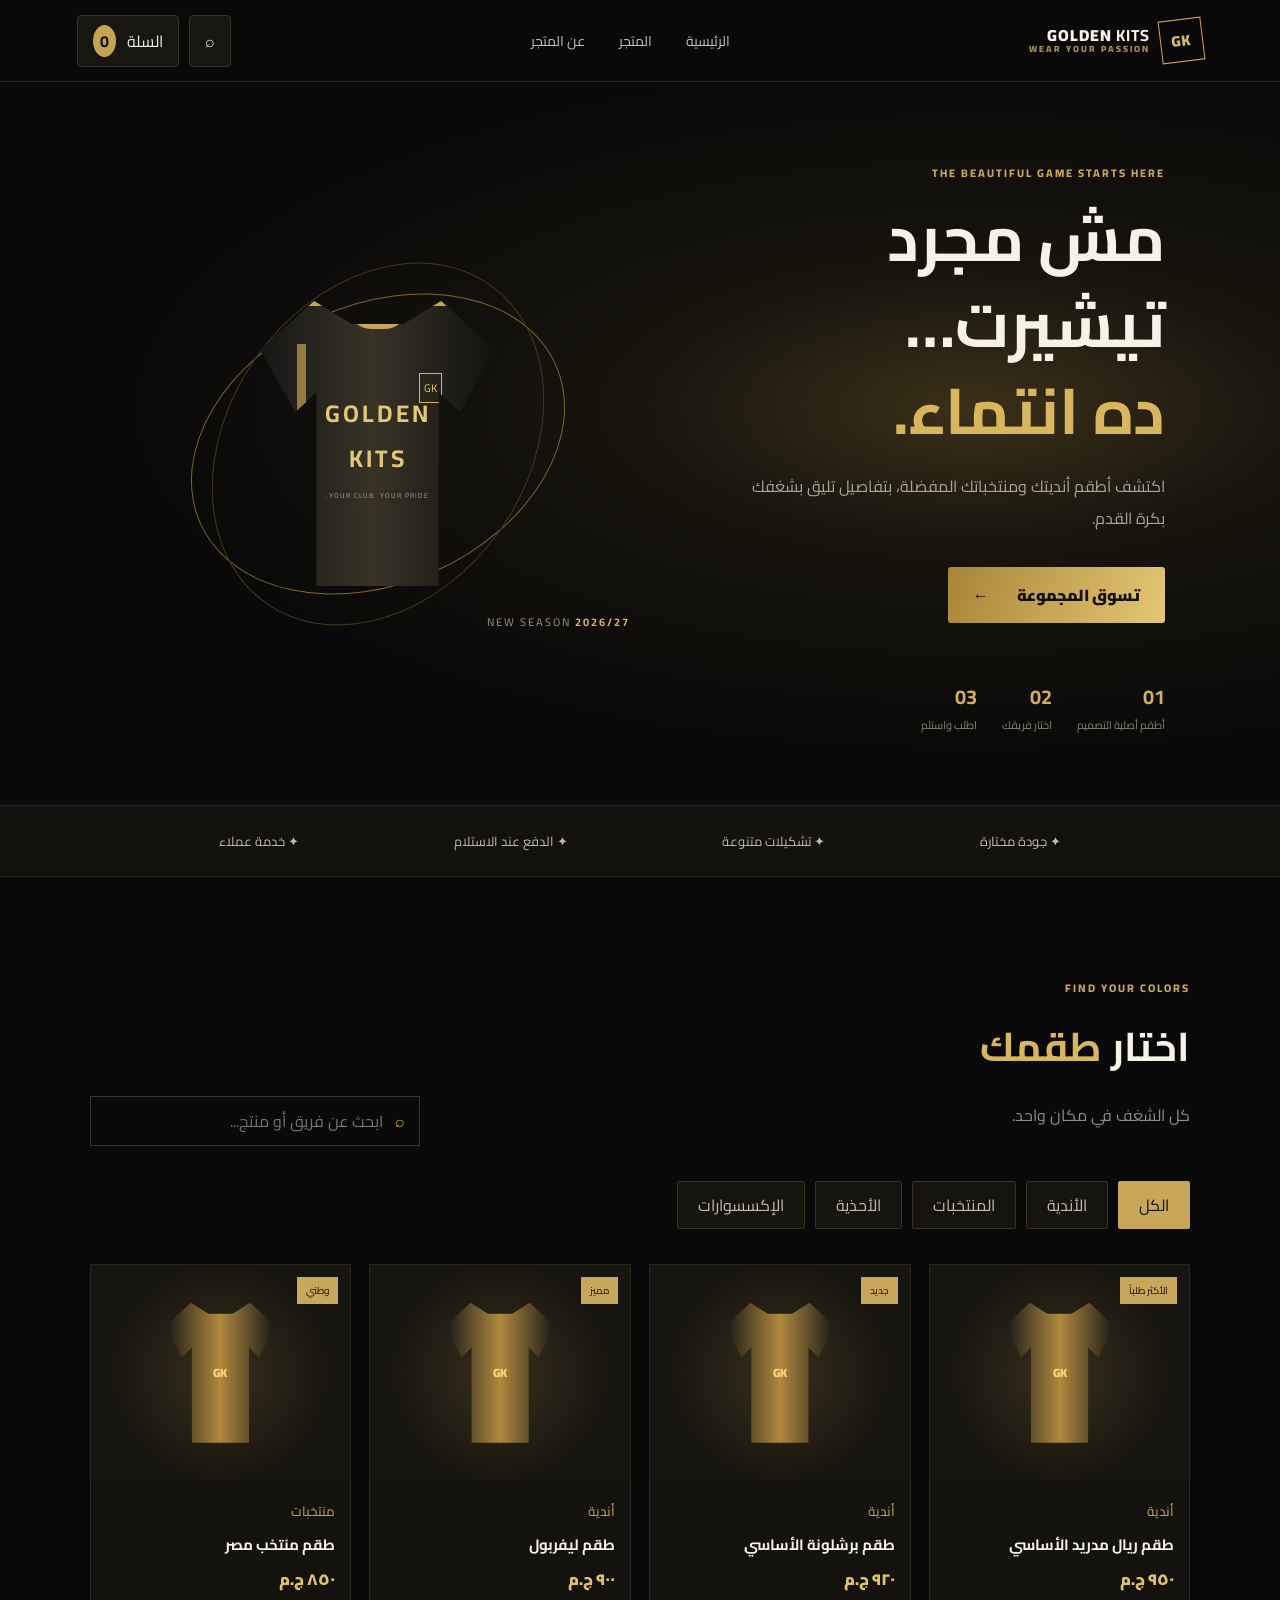
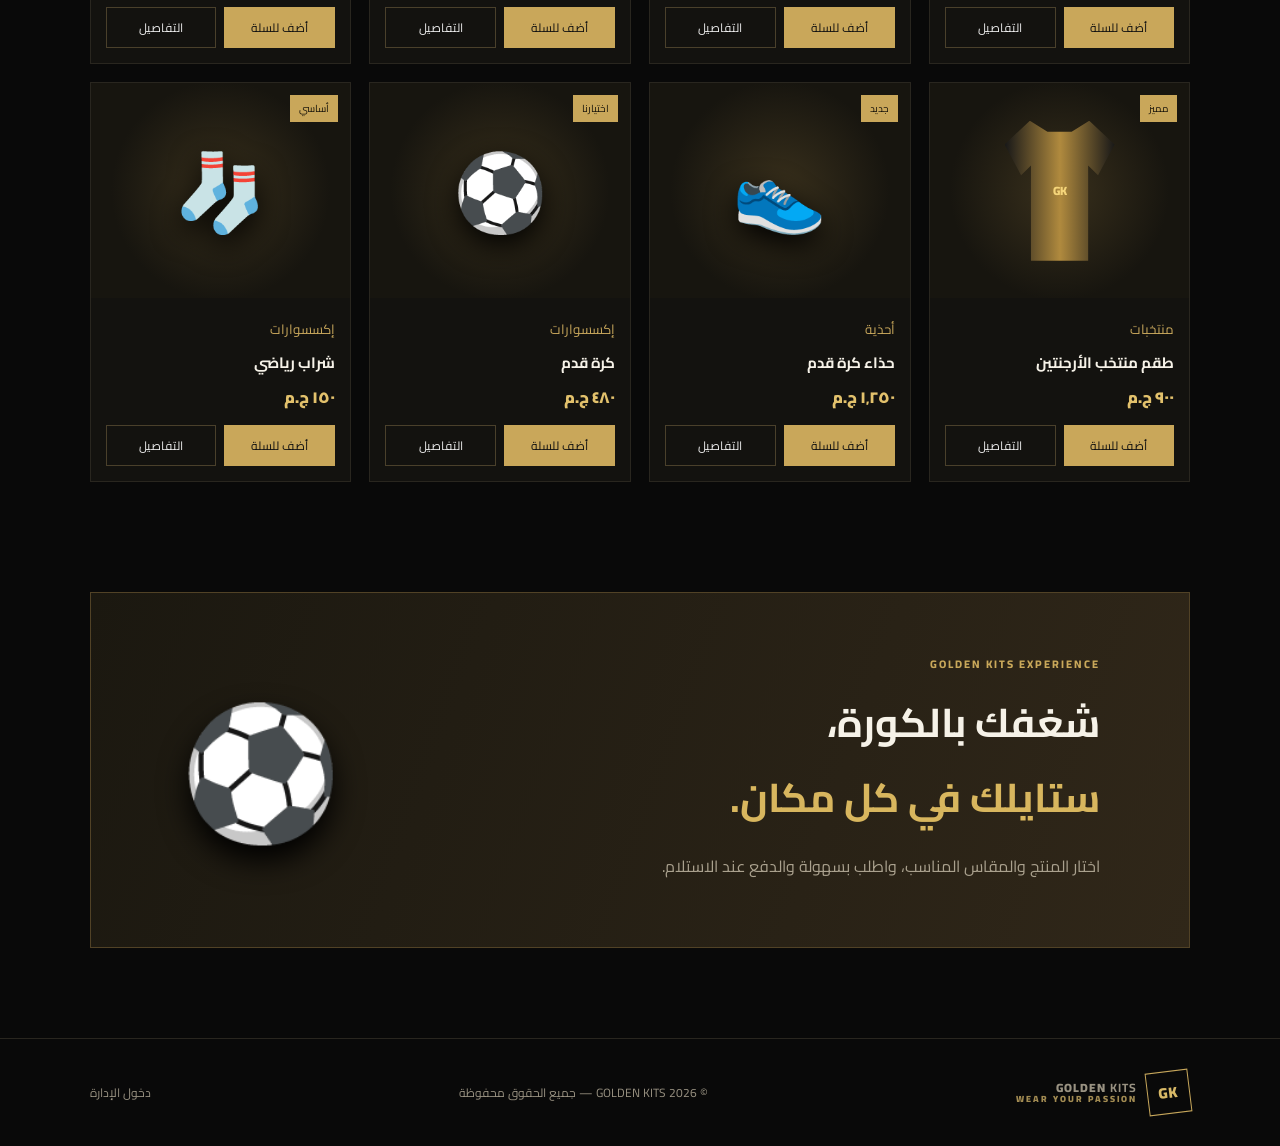
<file: index.html>
<!doctype html>
<html lang="ar" dir="rtl">
<head>
  <meta charset="utf-8"><meta name="viewport" content="width=device-width,initial-scale=1">
  <meta name="theme-color" content="#090909">
  <title>GOLDEN KITS | متجر أطقم كرة القدم</title>
  <link rel="preconnect" href="https://fonts.googleapis.com">
  <link href="https://fonts.googleapis.com/css2?family=Cairo:wght@400;600;700;800;900&display=swap" rel="stylesheet">
  <link rel="stylesheet" href="style.css">
</head>
<body>
<header class="topbar">
  <a class="brand" href="#"><span class="brand-mark">GK</span><span>GOLDEN <b>KITS</b><small>WEAR YOUR PASSION</small></span></a>
  <nav><a href="#home">الرئيسية</a><a href="#shop">المتجر</a><a href="#about">عن المتجر</a></nav>
  <div class="top-actions"><button id="searchToggle" class="icon-btn" aria-label="بحث">⌕</button><button id="cartOpen" class="cart-btn">السلة <b id="cartCount">0</b></button><button id="menuToggle" class="icon-btn mobile-only">☰</button></div>
</header>
<main>
<section class="hero" id="home">
  <div class="hero-content"><p class="eyebrow">THE BEAUTIFUL GAME STARTS HERE</p><h1>مش مجرد تيشيرت…<br><em>ده انتماء.</em></h1><p class="hero-copy">اكتشف أطقم أنديتك ومنتخباتك المفضلة، بتفاصيل تليق بشغفك بكرة القدم.</p><a class="gold-btn" href="#shop">تسوق المجموعة <span>←</span></a><div class="hero-stats"><span><b>01</b> أطقم أصلية التصميم</span><span><b>02</b> اختار فريقك</span><span><b>03</b> اطلب واستلم</span></div></div>
  <div class="hero-art"><div class="orbit orbit-one"></div><div class="orbit orbit-two"></div><div class="hero-shirt"><div class="shirt-neck"></div><div class="shirt-badge">GK</div><div class="shirt-stripe"></div><strong>GOLDEN<br>KITS</strong><small>YOUR CLUB. YOUR PRIDE.</small></div><div class="hero-label">NEW SEASON <b>2026/27</b></div></div>
</section>
<section class="trust-row"><div>✦ جودة مختارة</div><div>✦ تشكيلات متنوعة</div><div>✦ الدفع عند الاستلام</div><div>✦ خدمة عملاء</div></section>
<section class="section" id="shop">
  <div class="section-head"><div><p class="eyebrow">FIND YOUR COLORS</p><h2>اختار <em>طقمك</em></h2><p class="muted">كل الشغف في مكان واحد.</p></div><label class="search-box" id="searchBox"><span>⌕</span><input id="searchInput" placeholder="ابحث عن فريق أو منتج..."></label></div>
  <div class="filters" id="filters"><button class="filter active" data-cat="الكل">الكل</button><button class="filter" data-cat="أندية">الأندية</button><button class="filter" data-cat="منتخبات">المنتخبات</button><button class="filter" data-cat="أحذية">الأحذية</button><button class="filter" data-cat="إكسسوارات">الإكسسوارات</button></div>
  <div class="products" id="products"></div>
</section>
<section class="promo" id="about"><div><p class="eyebrow">GOLDEN KITS EXPERIENCE</p><h2>شغفك بالكورة،<br><em>ستايلك في كل مكان.</em></h2><p>اختار المنتج والمقاس المناسب، واطلب بسهولة والدفع عند الاستلام.</p></div><div class="promo-ball">⚽</div></section>
</main>
<footer><a class="brand" href="#"><span class="brand-mark">GK</span><span>GOLDEN <b>KITS</b><small>WEAR YOUR PASSION</small></span></a><p>© 2026 GOLDEN KITS — جميع الحقوق محفوظة</p><a href="admin.html">دخول الإدارة</a></footer>
<div class="overlay" id="overlay"></div>
<aside class="drawer" id="cartDrawer"><div class="drawer-head"><h3>سلة المشتريات</h3><button class="close" data-close>×</button></div><div id="cartItems" class="cart-items"></div><div class="drawer-foot"><div class="total-line"><span>الإجمالي</span><b id="cartTotal">0 ج.م</b></div><button class="gold-btn full" id="checkoutOpen">إتمام الطلب</button></div></aside>
<dialog id="productDialog"><button class="close dialog-close" data-dialog-close>×</button><div id="productDetail"></div></dialog>
<dialog id="checkoutDialog"><button class="close dialog-close" data-dialog-close>×</button><h2>تأكيد الطلب</h2><p class="muted">الدفع عند الاستلام — اكتب بيانات التوصيل بدقة.</p><form id="checkoutForm"><label>الاسم بالكامل<input name="name" required minlength="3" placeholder="اسمك بالكامل"></label><label>رقم الموبايل<input name="phone" required inputmode="tel" pattern="[0-9+٠-٩ ]{8,}" placeholder="01xxxxxxxxx"></label><label>المحافظة والمنطقة<input name="area" required placeholder="المحافظة - المنطقة"></label><label>العنوان بالتفصيل<textarea name="address" required rows="3" placeholder="الشارع ورقم العمارة وأقرب علامة"></textarea></label><label>ملاحظات (اختياري)<textarea name="notes" rows="2"></textarea></label><div class="total-line"><span>الإجمالي المطلوب عند الاستلام</span><b id="checkoutTotal">0 ج.م</b></div><button class="gold-btn full" type="submit">تأكيد الطلب</button><p id="checkoutMessage" class="form-message"></p></form></dialog>
<script src="config.js"></script><script src="app.js"></script>
</body></html>
</file>
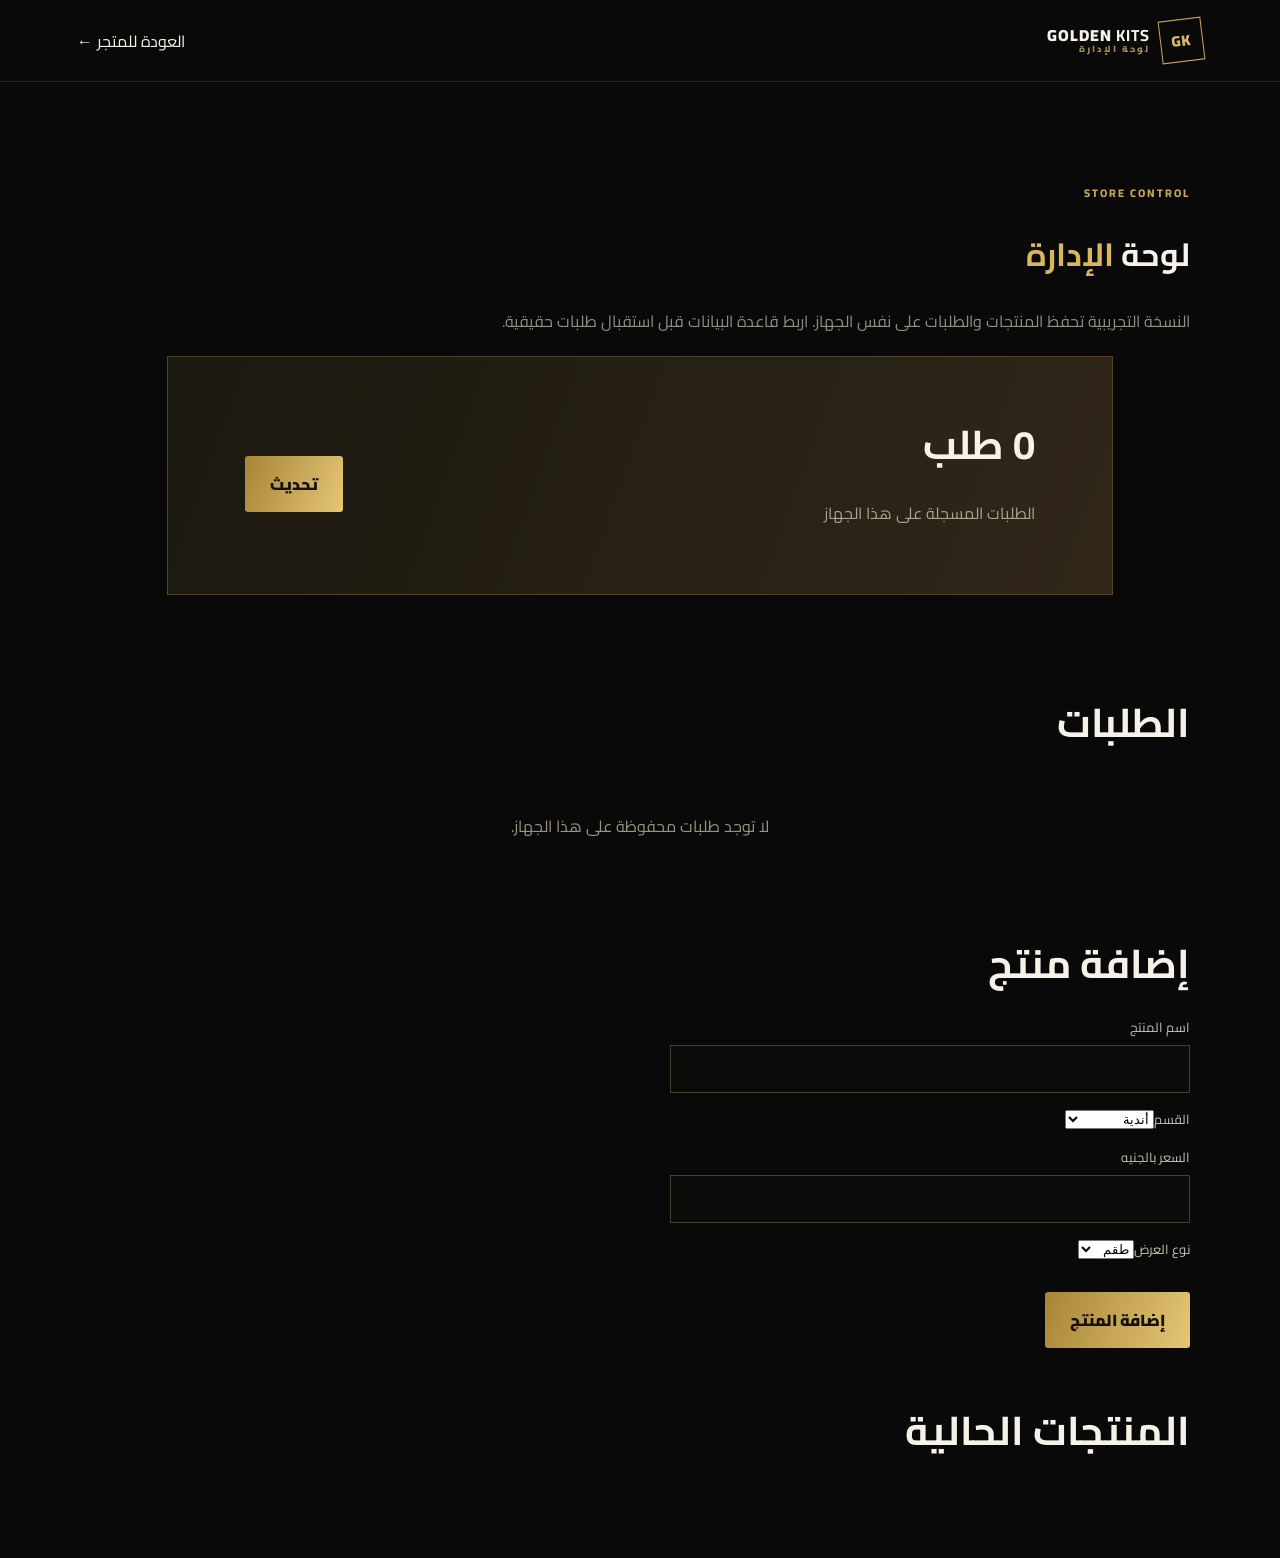
<file: admin.html>
<!doctype html><html lang="ar" dir="rtl"><head><meta charset="utf-8"><meta name="viewport" content="width=device-width,initial-scale=1"><title>إدارة GOLDEN KITS</title><link href="https://fonts.googleapis.com/css2?family=Cairo:wght@400;600;700;800&display=swap" rel="stylesheet"><link rel="stylesheet" href="style.css"></head><body><header class="topbar"><a class="brand" href="index.html"><span class="brand-mark">GK</span><span>GOLDEN <b>KITS</b><small>لوحة الإدارة</small></span></a><a href="index.html">العودة للمتجر ←</a></header><main class="section"><p class="eyebrow">STORE CONTROL</p><h1>لوحة <em>الإدارة</em></h1><p class="muted">النسخة التجريبية تحفظ المنتجات والطلبات على نفس الجهاز. اربط قاعدة البيانات قبل استقبال طلبات حقيقية.</p><div class="promo"><div><h2 id="orderCount">0 طلب</h2><p>الطلبات المسجلة على هذا الجهاز</p></div><button class="gold-btn" id="refresh">تحديث</button></div><h2>الطلبات</h2><div id="orders"></div><h2 style="margin-top:50px">إضافة منتج</h2><form id="addProduct" style="max-width:520px"><label>اسم المنتج<input name="name" required></label><label>القسم<select name="category"><option>أندية</option><option>منتخبات</option><option>أحذية</option><option>إكسسوارات</option></select></label><label>السعر بالجنيه<input name="price" type="number" min="1" required></label><label>نوع العرض<select name="type"><option value="shirt">طقم</option><option value="shoe">حذاء</option><option value="ball">كرة</option><option value="sock">شراب</option></select></label><button class="gold-btn">إضافة المنتج</button><p id="adminMsg" class="form-message"></p></form><h2 style="margin-top:45px">المنتجات الحالية</h2><div id="adminProducts"></div></main><script src="config.js"></script><script>
function adminRender(){let orders=JSON.parse(localStorage.getItem("gk_orders")||"[]");document.querySelector("#orderCount").textContent=orders.length+" طلب";document.querySelector("#orders").innerHTML=orders.length?orders.map(o=>`<div class="product" style="padding:16px;margin:10px 0"><b>طلب #${o.id}</b> — ${o.customer_name} — ${o.phone}<p>${o.area}، ${o.address}</p><p>${o.items.map(i=>i.name+" × "+i.quantity).join("، ")}</p><strong class="price">${Number(o.total).toLocaleString("ar-EG")} ج.م</strong><small style="display:block">${o.payment_method} | ${o.status}</small></div>`).join(""):"<p class='empty'>لا توجد طلبات محفوظة على هذا الجهاز.</p>";let ps=JSON.parse(localStorage.getItem("gk_products")||"null")||[];document.querySelector("#adminProducts").innerHTML=ps.map(p=>`<div class="cart-row"><span>${p.name} — ${p.category}</span><b>${p.price} ج.م</b></div>`).join("");}
document.querySelector("#refresh").onclick=adminRender;document.querySelector("#addProduct").onsubmit=e=>{e.preventDefault();let f=new FormData(e.target),ps=JSON.parse(localStorage.getItem("gk_products")||"null")||[];ps.push({id:Date.now(),name:f.get("name"),category:f.get("category"),price:Number(f.get("price")),type:f.get("type"),tag:"جديد"});localStorage.setItem("gk_products",JSON.stringify(ps));document.querySelector("#adminMsg").textContent="تمت إضافة المنتج على هذا الجهاز.";e.target.reset();adminRender();};adminRender();
</script></body></html>
</file>
<file: style.css>
*{box-sizing:border-box}html{scroll-behavior:smooth}body{margin:0;background:#090909;color:#f6f2e8;font-family:"Cairo",sans-serif}a{color:inherit;text-decoration:none}button,input,textarea{font:inherit}.topbar{height:82px;padding:0 6%;display:flex;align-items:center;justify-content:space-between;border-bottom:1px solid #24221d;background:#090909;position:sticky;top:0;z-index:10}.brand{display:flex;align-items:center;gap:10px;font-weight:900;letter-spacing:1px}.brand>span:last-child{line-height:1.1}.brand small{display:block;color:#a28b52;font-size:9px;letter-spacing:2px}.brand-mark{width:43px;height:43px;border:1px solid #c7a75b;color:#d8b967;display:grid;place-items:center;font-size:15px;transform:rotate(-7deg)}nav{display:flex;gap:34px;color:#c7c2b6;font-size:14px}nav a:hover,footer a:hover{color:#e5c36e}.top-actions{display:flex;gap:10px;align-items:center}.icon-btn,.cart-btn{background:#171612;color:#eee;border:1px solid #373126;padding:10px 15px;border-radius:4px;cursor:pointer}.cart-btn b{background:#c6a354;color:#111;padding:1px 7px;border-radius:50%;margin-right:7px}.mobile-only{display:none}.hero{min-height:590px;padding:70px 9%;display:grid;grid-template-columns:1fr 1fr;align-items:center;overflow:hidden;background:radial-gradient(ellipse at 76% 45%,#3b3018 0,#17140d 25%,#090909 62%)}.eyebrow{color:#c9a85a;font-size:11px;letter-spacing:2px;font-weight:800}.hero h1{font-size:clamp(38px,5vw,65px);line-height:1.35;margin:12px 0}.hero em,.section em,.promo em{font-style:normal;color:#d8b65e}.hero-copy{color:#aaa69b;max-width:440px;line-height:2}.gold-btn{display:inline-flex;align-items:center;justify-content:center;gap:28px;background:linear-gradient(110deg,#a88437,#e5c775);color:#14110a;padding:13px 25px;font-weight:900;border:0;border-radius:3px;cursor:pointer;margin-top:17px}.gold-btn:hover{filter:brightness(1.1)}.hero-stats{display:flex;gap:25px;margin-top:55px;color:#888477;font-size:11px}.hero-stats b{display:block;color:#d2b15e;font-size:20px}.hero-art{height:420px;position:relative;display:grid;place-items:center}.orbit{position:absolute;border:1px solid #80642e;border-radius:50%;transform:rotate(-24deg)}.orbit-one{width:390px;height:280px}.orbit-two{width:300px;height:390px;transform:rotate(35deg);border-color:#42371f}.hero-shirt{width:235px;height:285px;position:relative;background:linear-gradient(90deg,#161616,#393326 48%,#111);clip-path:polygon(23% 0,39% 8%,61% 8%,77% 0,100% 17%,85% 39%,76% 32%,76% 100%,24% 100%,24% 32%,15% 39%,0 17%);box-shadow:0 20px 70px #000;display:flex;align-items:center;justify-content:center;flex-direction:column;border-top:5px solid #c9a552}.shirt-neck{position:absolute;top:0;width:60px;height:23px;border:5px solid #c7a45b;border-top:0;border-radius:0 0 30px 30px}.shirt-badge{position:absolute;top:67px;right:53px;border:1px solid #d5b65d;color:#e6c66c;padding:4px;font-size:11px}.shirt-stripe{position:absolute;left:37px;top:38px;bottom:0;width:9px;background:#c6a353;opacity:.7}.hero-shirt strong{font-size:24px;text-align:center;letter-spacing:3px;color:#e4c777}.hero-shirt small{font-size:7px;letter-spacing:1px;color:#b7a16b;margin-top:8px}.hero-label{position:absolute;bottom:22px;right:2%;font-size:11px;color:#9e967f;letter-spacing:2px}.hero-label b{color:#d9b75e}.trust-row{display:flex;justify-content:space-evenly;padding:23px 5%;background:#12110e;border-block:1px solid #28251d;color:#c4bda9;font-size:13px}.section{padding:90px 7%}.section-head{display:flex;align-items:end;justify-content:space-between}.section h2,.promo h2{font-size:40px;margin:0}.muted{color:#938e81}.search-box{display:flex;align-items:center;gap:10px;border:1px solid #39352b;padding:8px 14px;width:min(330px,100%);color:#d7b65d}.search-box input{background:transparent;border:0;outline:0;color:white;width:100%}.filters{display:flex;gap:10px;margin:35px 0;flex-wrap:wrap}.filter{background:#15140f;border:1px solid #373126;color:#c5bdad;padding:8px 20px;cursor:pointer;border-radius:2px}.filter.active,.filter:hover{background:#c9a75a;color:#111;border-color:#c9a75a}.products{display:grid;grid-template-columns:repeat(4,1fr);gap:18px}.product{background:#13120f;border:1px solid #29261f;transition:.2s;overflow:hidden}.product:hover{transform:translateY(-5px);border-color:#8c713c}.product-art{height:215px;display:grid;place-items:center;background:radial-gradient(circle,#39301c,#17150f 65%);position:relative}.product-art .mini-shirt{width:110px;height:140px;clip-path:polygon(23% 0,39% 8%,61% 8%,77% 0,100% 17%,85% 39%,76% 32%,76% 100%,24% 100%,24% 32%,15% 39%,0 17%);background:linear-gradient(90deg,#181818,#b08a3e,#181818);display:grid;place-items:center;color:#f4d47a;font-weight:900;font-size:12px}.product-art .ball{font-size:76px;filter:drop-shadow(0 10px 15px #000)}.tag{position:absolute;top:12px;right:12px;background:#c9a75a;color:#17130a;font-size:10px;padding:4px 9px}.product-info{padding:15px}.product-info small{color:#c7a65b}.product-info h3{font-size:15px;margin:5px 0}.price{color:#e2c16c;font-weight:900}.product-actions{display:flex;gap:8px;margin-top:13px}.product-actions button{flex:1;padding:8px;border:1px solid #4a402b;background:transparent;color:#eee;cursor:pointer;font-size:12px}.product-actions button:first-child{background:#c9a75a;color:#111;border-color:#c9a75a}.promo{margin:20px 7% 90px;padding:50px 7%;background:linear-gradient(110deg,#1b1810,#302719);border:1px solid #514226;display:flex;justify-content:space-between;align-items:center}.promo p:not(.eyebrow){color:#aaa18e}.promo-ball{font-size:130px;filter:drop-shadow(0 15px 15px #000)}footer{padding:30px 7%;border-top:1px solid #29261f;display:flex;align-items:center;justify-content:space-between;color:#999282;font-size:12px}.overlay{position:fixed;inset:0;background:#000a;z-index:19;display:none}.overlay.show{display:block}.drawer{position:fixed;z-index:20;top:0;bottom:0;left:0;width:min(420px,92vw);background:#11100d;border-right:1px solid #514226;padding:22px;transform:translateX(-105%);transition:.25s;display:flex;flex-direction:column}.drawer.open{transform:translateX(0)}.drawer-head,.total-line{display:flex;justify-content:space-between;align-items:center}.close{background:none;border:0;color:#eee;font-size:28px;cursor:pointer}.cart-items{overflow:auto;flex:1}.cart-row{display:grid;grid-template-columns:1fr auto;gap:10px;padding:15px 0;border-bottom:1px solid #29261f}.cart-row small{display:block;color:#9d9279}.qty button{background:#29251b;color:#eee;border:0;padding:4px 9px;margin:0 3px;cursor:pointer}.drawer-foot{border-top:1px solid #393126;padding-top:15px}.full{width:100%}dialog{background:#14120e;color:#f4efe4;border:1px solid #806638;max-width:520px;width:calc(100% - 28px);padding:28px;max-height:90vh;overflow:auto}dialog::backdrop{background:#000b}.dialog-close{float:left}.detail-art{height:180px;display:grid;place-items:center;background:#252015;font-size:70px}form label{display:block;margin:14px 0;color:#c9c1af;font-size:13px}form input,form textarea{display:block;width:100%;margin-top:6px;padding:11px;background:#0b0b09;border:1px solid #46402f;color:#fff;outline:none}form input:focus,form textarea:focus{border-color:#c9a75a}.form-message{color:#e4c36e;line-height:1.8}.empty{text-align:center;color:#9b927f;padding:35px 5px}@media(max-width:850px){nav{display:none}.mobile-only{display:inline-block}.hero{grid-template-columns:1fr;padding:55px 7%}.hero-art{height:320px;grid-row:1}.hero-content{grid-row:2}.hero-stats{gap:12px}.products{grid-template-columns:repeat(2,1fr)}.section-head{display:block}.search-box{margin-top:20px}.trust-row{flex-wrap:wrap;gap:15px}.promo{margin-inline:4%;padding:30px}.promo-ball{font-size:75px}footer{flex-wrap:wrap;gap:15px}}@media(max-width:420px){.products{gap:10px}.product-art{height:170px}.product-info{padding:10px}.product-info h3{font-size:13px}.hero h1{font-size:38px}.hero-stats{font-size:9px}.section{padding:65px 5%}}
</file>
